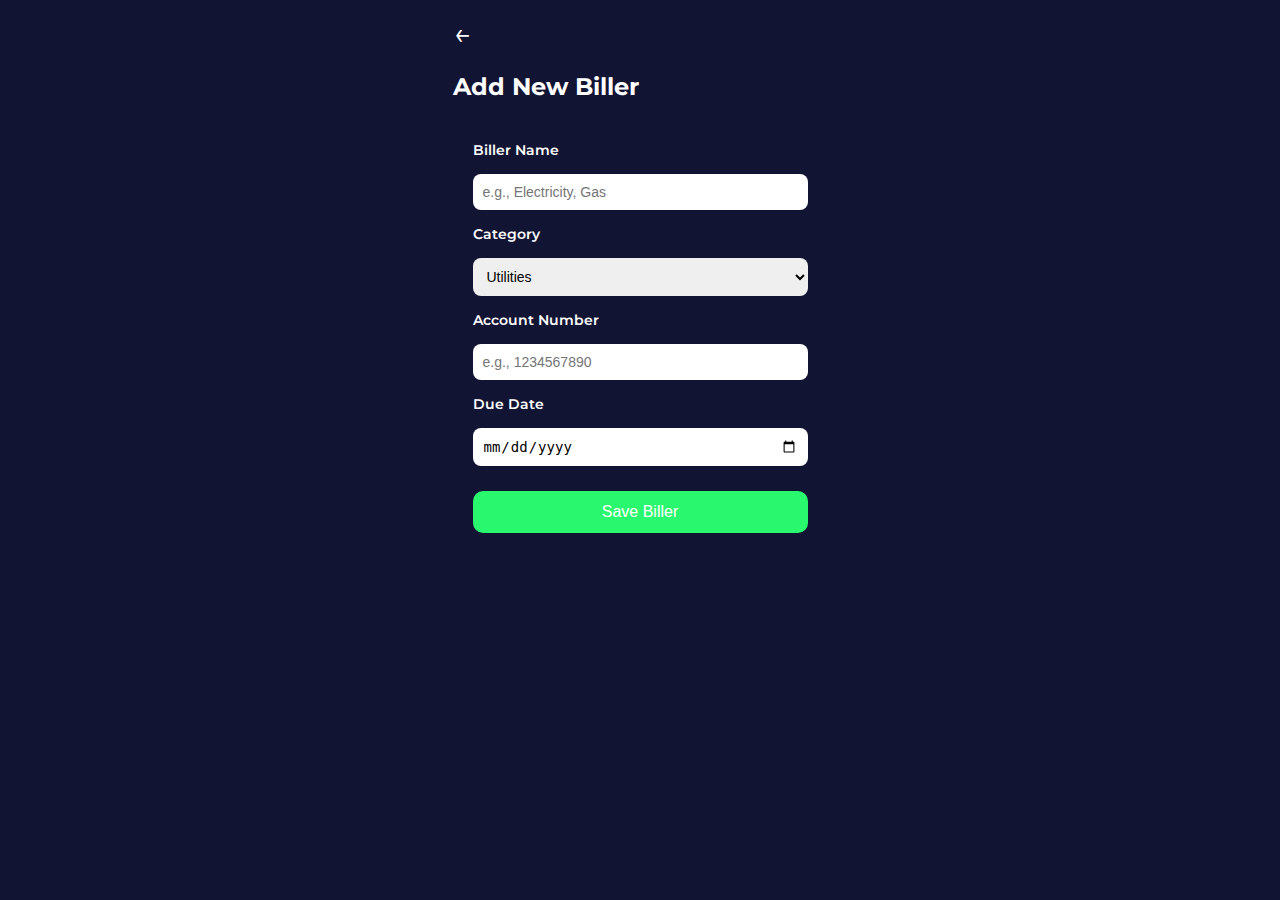
<file: kanbank-add-biller/index.html>
<!DOCTYPE html>
<html lang="en">
<head>
  <meta charset="UTF-8" />
  <meta name="viewport" content="width=device-width, initial-scale=1.0" />
  <title>Add New Biller</title>
  <link rel="stylesheet" href="style.css" />
  <link href="https://fonts.googleapis.com/css2?family=Montserrat&display=swap" rel="stylesheet" />
</head>
<body>
  <div class="container">
    <header class="header">
      <span class="back" onclick="window.location.href='../kanbank-pay-bills/index.html'">&larr;</span>
      <h2>Add New Biller</h2>
    </header>

    <form class="biller-form">
      <label for="billerName">Biller Name</label>
      <input type="text" id="billerName" placeholder="e.g., Electricity, Gas" required />

      <label for="billerCategory">Category</label>
      <select id="billerCategory">
        <option>Utilities</option>
        <option>Mobile</option>
        <option>Internet</option>
        <option>Other</option>
      </select>

      <label for="accountNumber">Account Number</label>
      <input type="text" id="accountNumber" placeholder="e.g., 1234567890" required />

      <label for="dueDate">Due Date</label>
      <input type="date" id="dueDate" required />

      <button type="submit" class="submit-button">Save Biller</button>
    </form>

    <div id="billerMessage" class="biller-message" style="display: none;">
      ✅ New biller added successfully!
    </div>
  </div>
  <script src="script.js"></script>
</body>
</html>
</file>
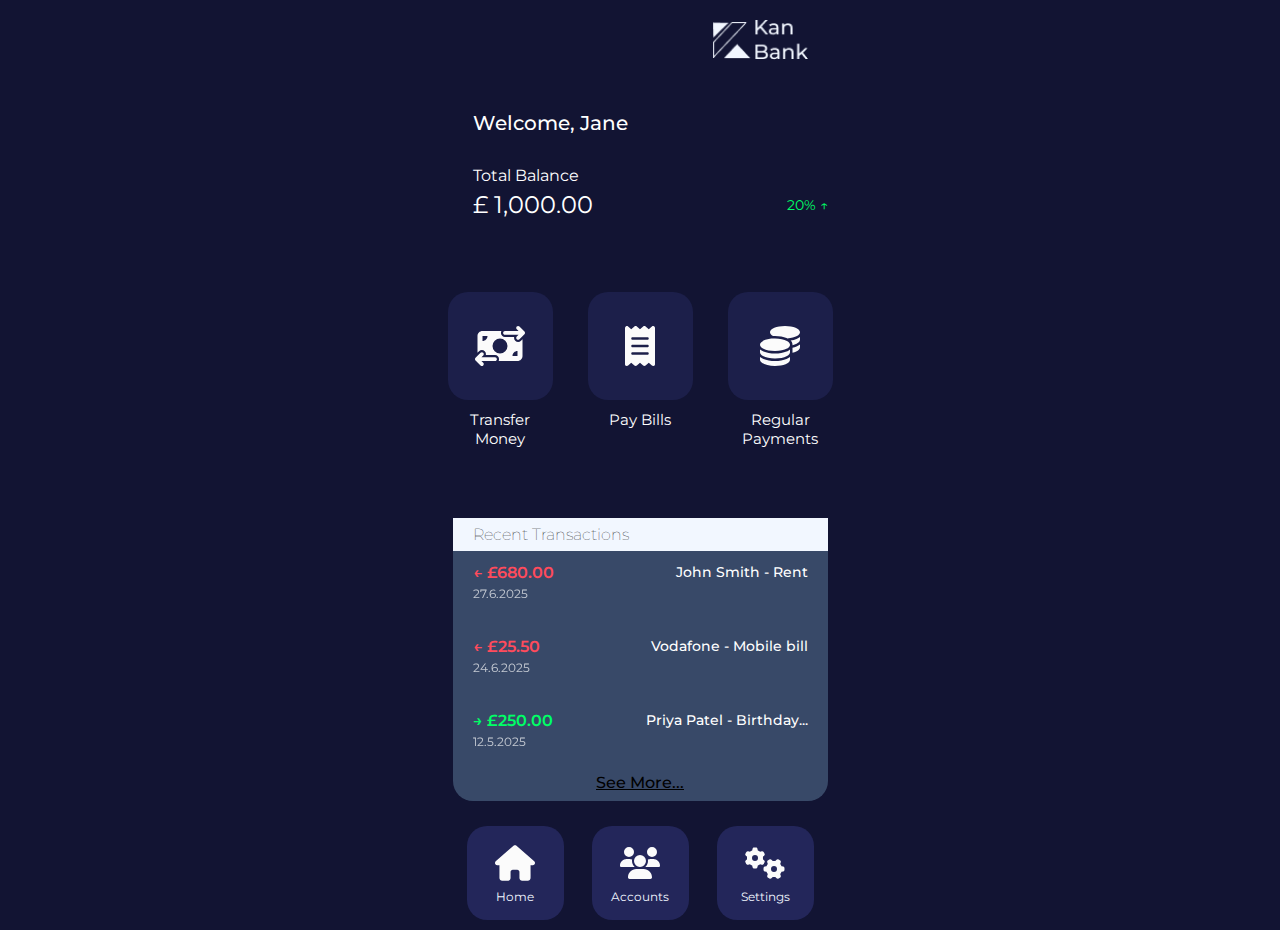
<file: kanbank-homepage/index.html>
<!DOCTYPE html>
<html lang="en">
<head>
  <meta charset="UTF-8" />
  <meta name="viewport" content="width=device-width, initial-scale=1.0" />
  <title>Kan Bank - Home</title>
  <!-- Google Fonts: Montserrat -->
  <link href="https://fonts.googleapis.com/css2?family=Montserrat:wght@400;500;600;700&display=swap" rel="stylesheet">

  <link rel="stylesheet" href="style.css" />
</head>
<body>
    <div class="container">
        <header class="top-header">
            <img src="../images/logo.png" alt="Kan Bank Logo" class="logo" />
        </header>

        <div class="welcome">
          <h2>Welcome, Jane</h2>
          <p class="balance-label">Total Balance</p>
          <p class="balance-value"><span>£ 1,000.00</span> 
            <span class="balance-increase">20% ↑</span>
          </p>
        </div>

        <div class="action-icons">
        <div class="action-wrapper">
            <div class="action-button">
                <img src="../images/money-bill-transfer-solid.svg" alt="Transfer" />
            </div>

            <div class="action-text">
                <span>Transfer</span>
                <span>Money</span>
            </div>
        </div>

        <div class="action-wrapper">
            <div class="action-button">
                <img src="../images/receipt-solid.svg" alt="Pay Bills" />
            </div>

            <div class="action-text">
                <span>Pay</span>
                <span>Bills</span>
            </div>
        </div>

        <div class="action-wrapper">
            <div class="action-button">
                <img src="../images/coins-solid.svg" alt="Regular Payments" />
            </div>
            <div class="action-text">
                <span>Regular</span>
                <span>Payments</span>
            </div>
        </div>
            
        </div>

        <h3>Recent Transactions</h3>
        <section class="transactions">
            <div class="transaction-item">
                <div class="left">
                    <span class="transaction-negative">← £680.00</span>
                    <p class="date">27.6.2025</p>
                </div>
                <div class="right">
                    <p class="desc">John Smith - Rent</p>
                </div>
            </div>
            <div class="transaction-item">
                <div class="left">
                    <span class="transaction-negative">← £25.50</span>
                    <p class="date">24.6.2025</p>
                </div>
                <div class="right">
                    <p class="desc">Vodafone - Mobile bill</p>
                </div>
            </div>

            <div class="transaction-item">
                  <div class="left">
                      <span class="transaction-positive">→ £250.00</span>
                      <p class="date">12.5.2025</p>
                  </div>
                  <div class="right">
                      <p class="desc">Priya Patel - Birthday...</p>
                  </div>
            </div>

            <a href="#" class="see-more">See More...</a>
        </section>

        <nav class="bottom-nav">
            <div class="nav-item" id="homeNav">
                <img src="../images/house-solid.svg" alt="Home" />
                <span>Home</span>
            </div>
            <div class="nav-item" id="accountsNav">
                <img src="../images/users-solid.svg"      alt="Accounts" />
                <span>Accounts</span>
            </div>
            <div class="nav-item" id="settingsNav">
                <img src="../images/gears-solid.svg"      alt="Settings" />
                <span>Settings</span>
            </div>
        </nav>
    </div>
    <script src="script.js"></script>
</body>
</html>
</file>
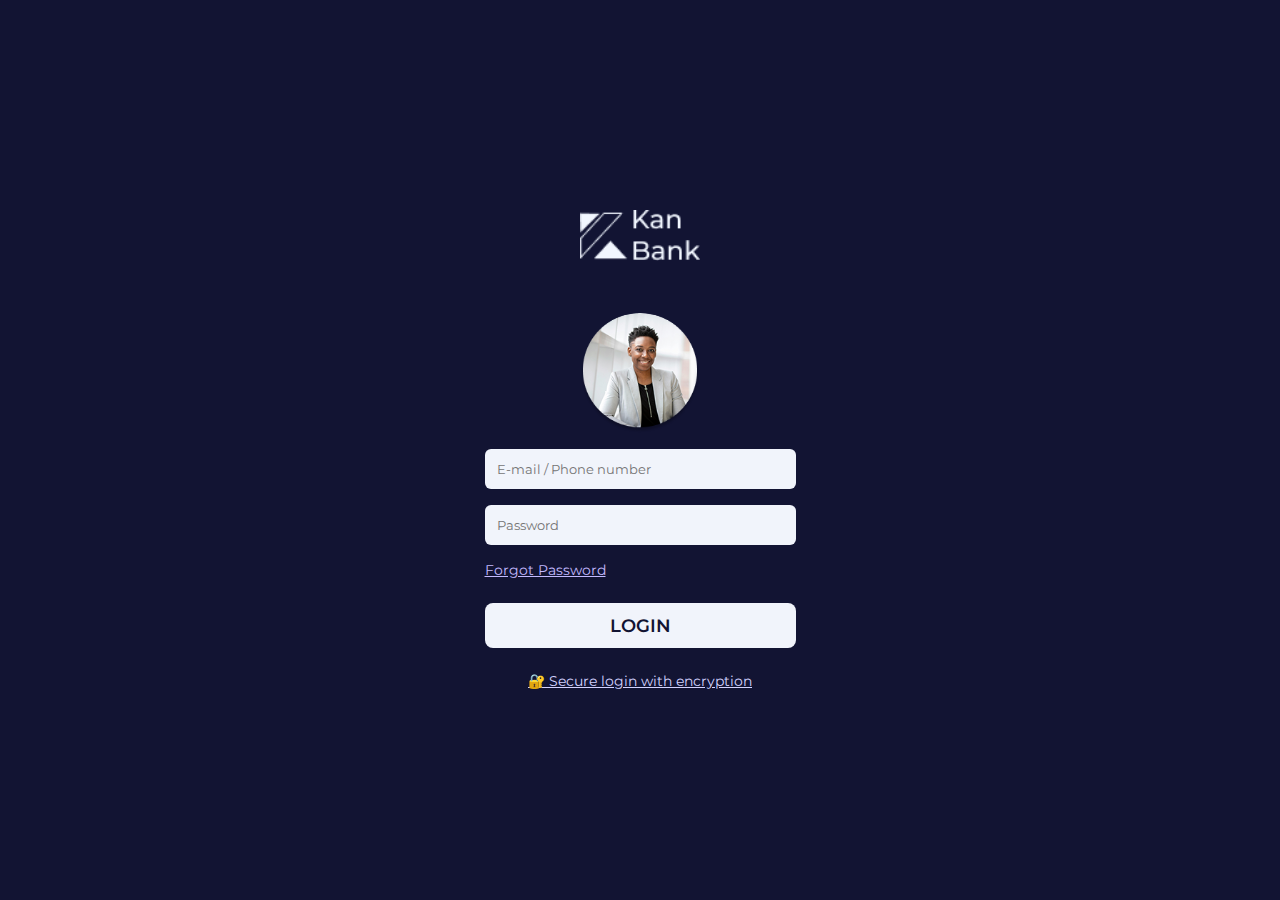
<file: kanbank-login/index.html>
<!DOCTYPE html>
<html lang="en">
<head>
  <meta charset="UTF-8" />
  <meta name="viewport" content="width=device-width, initial-scale=1.0" />
  <title>KanBank Login</title>
  <link href="https://fonts.googleapis.com/css2?family=Montserrat:wght@400;600&display=swap" rel="stylesheet">
  <link rel="stylesheet" href="style.css" />
</head>

<body>
  <div id="loading-screen" style="display: none;">
  <div class="spinner"></div>
  </div>
  <div class="login-container">
    <div class="logo">
      <img src="../images/logo.png" alt="KanBank Logo" width="120" />
    </div>
    <img src="../images/profile.png" alt="User" class="profile-img" />

    <input type="text" class="input-field" placeholder="E-mail / Phone number" />
    <input type="password" class="input-field" placeholder="Password" />

    <a href="#" class="forgot-password">Forgot Password</a>

    <button id="loginBtn" class="login-btn">LOGIN</button>

    <div class="secure-text">
      🔐 Secure login with encryption
    </div>

    <div id="resetMessage" class="reset-message" style="display: none;">
      ✅ Reset link has been sent to your email.
    </div>
  </div>
  <script src="script.js"></script>
</body>
</html>
</file>
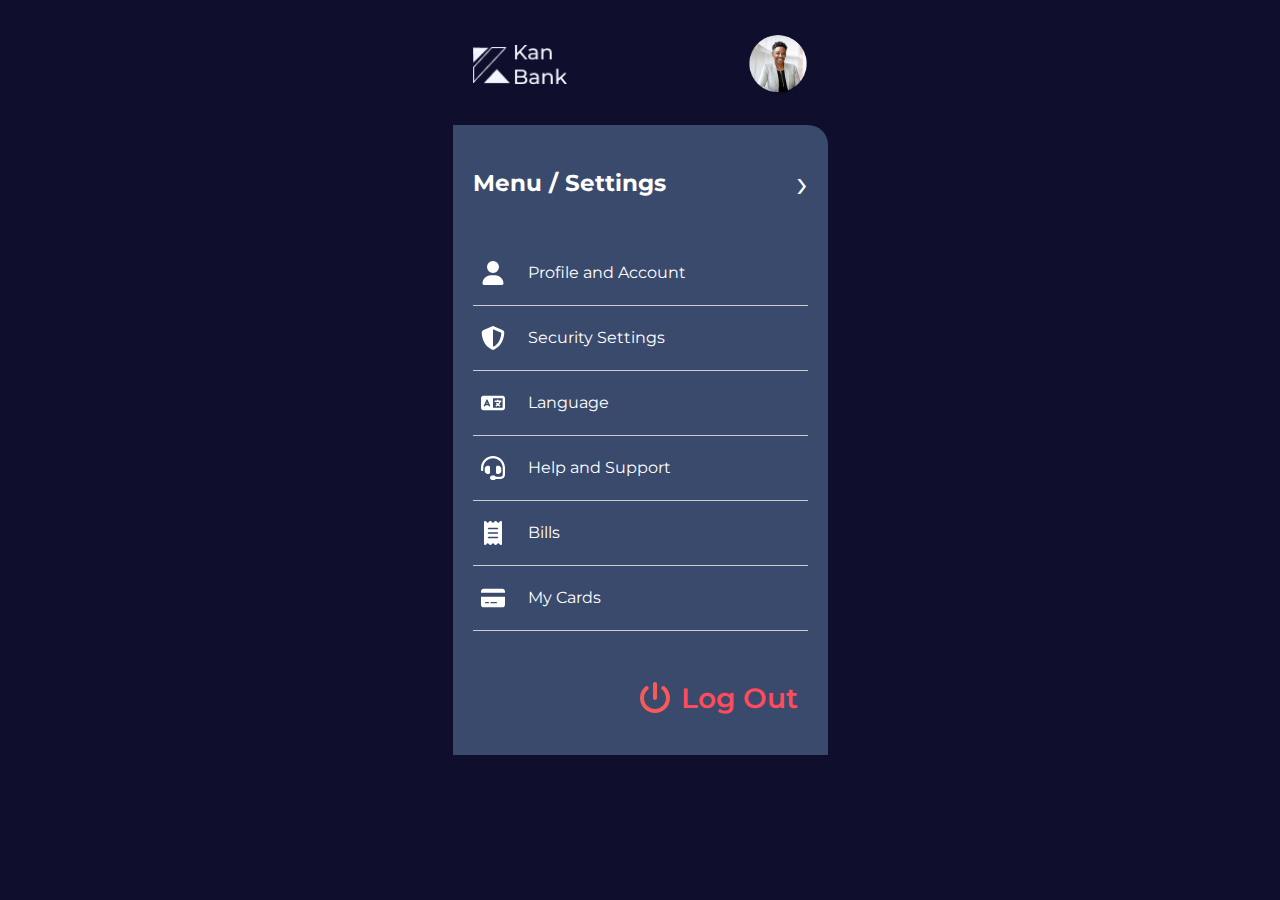
<file: kanbank-menu/index.html>
<!DOCTYPE html>
<html lang="en">
<head>
  <meta charset="UTF-8" />
  <meta name="viewport" content="width=device-width, initial-scale=1.0" />
  <title>Settings - Kan Bank</title>
  <link rel="stylesheet" href="style.css" />
  <link href="https://fonts.googleapis.com/css2?family=Montserrat&display=swap" rel="stylesheet" />
  
</head>
<body>
    <div class="container">
        <div class="settings-header">
            <img src="../images/logo.png" alt="Logo" class="logo" />
            <img src="../images/profile.png" alt="User" class="profile" />
        </div>

        <section class="settings-menu">
            <div class="menu-header">
                <h3>Menu / Settings</h3>
                <span class="arrow">›</span>
            </div>
            <div class="settings-option">
                <img src="../images/user-solid.svg" alt="Profile" />
                <span>Profile and Account</span>
            </div>
            <div class="settings-option">
                <img src="../images/shield-halved-solid.svg" alt="Security" />
                <span>Security Settings</span>
            </div>
            <div class="settings-option">
                <img src="../images/language-solid.svg" alt="Language" />
                <span>Language</span>
            </div>
            <div class="settings-option">
                <img src="../images/headset-solid.svg" alt="Support" />
                <span>Help and Support</span>
            </div>
            <div class="settings-option">
                <img src="../images/receipt-solid.svg" alt="Bills" />
                <span>Bills</span>
            </div>
            <div class="settings-option">
                <img src="../images/credit-card-solid.svg" alt="Cards" />
                <span>My Cards</span>
            </div>
            <div class="logout">
                <img src="../images/power-off-solid.svg" alt="Logout" />
                <span>Log Out</span>
            </div>
        </section>
    </div>
  
    <div class="loading-screen" id="loading-screen" style="display: none;">
        <div class="spinner"></div>
        <p class="loading-text">You are logging out of your account...</p>
    </div>
    <script src="script.js"></script>
</body>
</html>
</file>
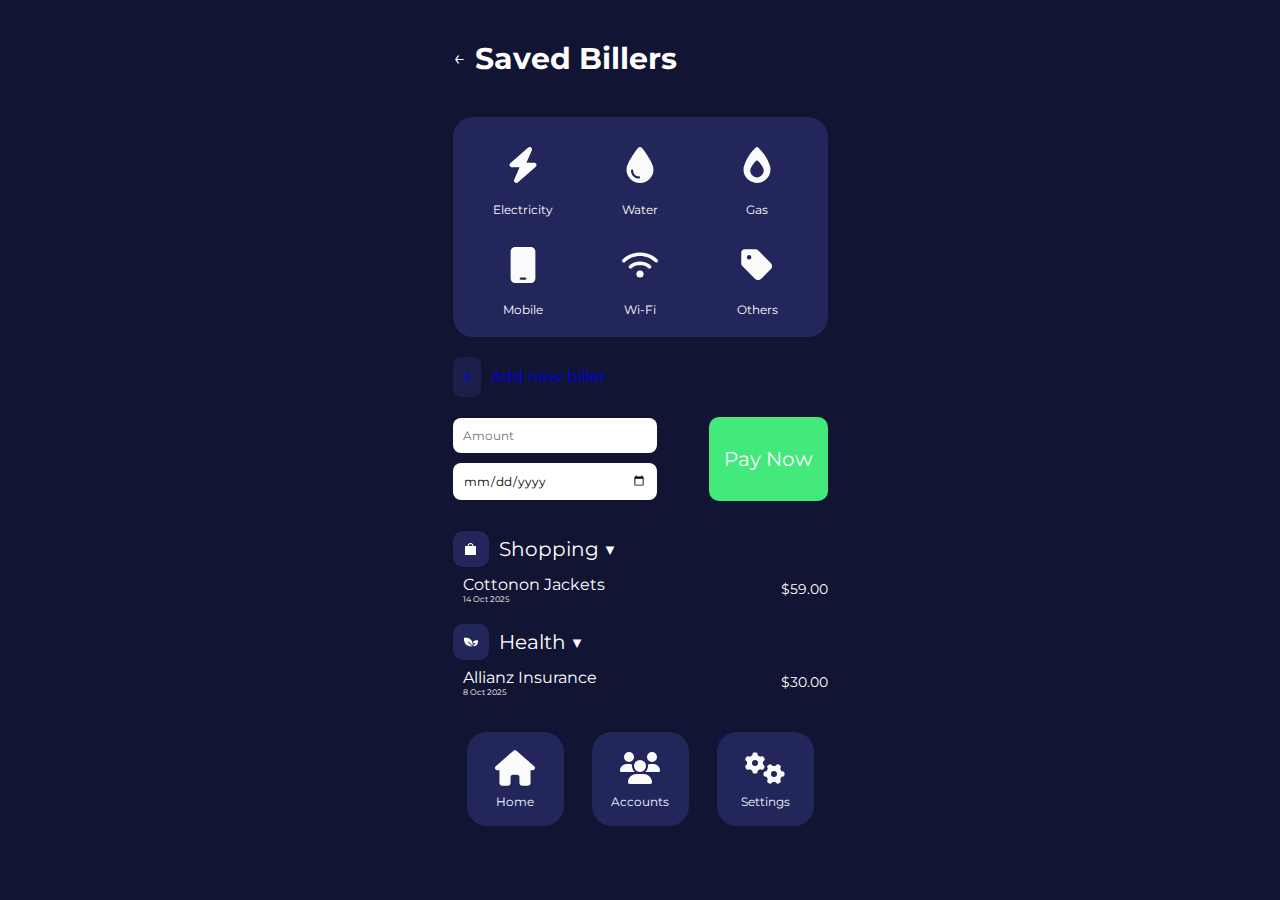
<file: kanbank-pay-bills/index.html>
<!DOCTYPE html>
<html lang="en">
<head>
  <meta charset="UTF-8" />
  <meta name="viewport" content="width=device-width, initial-scale=1.0" />
  <title>Saved Billers</title>
  <link rel="stylesheet" href="style.css" />
  <link href="https://fonts.googleapis.com/css2?family=Montserrat&display=swap" rel="stylesheet" />
</head>
<body>
  <div class="container">
    <header class="header">
      <span class="back">&larr;</span>
      <h2>Saved Billers</h2>
    </header>

    <section class="biller-icons">
      <div class="biller-item">
        <img src="../images/bolt-solid.svg" alt="Electricity" />
        <p>Electricity</p>
      </div>
      <div class="biller-item">
        <img src="../images/droplet-solid.svg" alt="Water" />
        <p>Water</p>
      </div>
      <div class="biller-item">
        <img src="../images/fire-flame-simple-solid.svg" alt="Gas" />
        <p>Gas</p>
      </div>
      <div class="biller-item">
        <img src="../images/mobile-solid.svg" alt="Mobile" />
        <p>Mobile</p>
      </div>
      <div class="biller-item">
        <img src="../images/wifi-solid.svg" alt="Wi-Fi" />
        <p>Wi-Fi</p>
      </div>
      <div class="biller-item">
        <img src="../images/tag-solid.svg" alt="Others" />
        <p>Others</p>
      </div>
    </section>

    <a href="../kanbank-add-biller/index.html" class="add-biller" style="text-decoration: none;">
      <div class="plus-icon">+</div>
      <span>Add new biller</span>
    </a>

    <div class="form">
        <div class="input-wrapper">
           <input type="text" id="amountInput" placeholder="Amount" />
            <input type="date" id="dueDateInput" /> 
        </div>
        <button class="pay-button">Pay Now</button>
    </div>

    <section class="bills">
        <div class="bill-item">
            <div class="image-wrapper">
                <img src="../images/Vector.png" alt="Shopping" />
            </div>
            <div class="bill-details"> 
                <p class="category">Shopping ▼</p>
            </div>
        </div>

        <div class="bill-item">
        <div class="bill-details">
            <p class="desc">Cottonon Jackets</p>
            <p class="date">14 Oct 2025</p>
        </div>
        <span class="amount">$59.00</span>
        </div>

        <div class="bill-item">
        <div class="image-wrapper">
            <img src="../images/vegan 2.png" alt="Health" />
        </div>
        <div class="bill-details">
          <p class="category">Health ▼</p>
          
        </div>
        
        </div>
        
        <div class="bill-item">
            <div class="bill-details">
                <p class="desc">Allianz Insurance</p>
                <p class="date">8 Oct 2025</p>
            </div>
            <span class="amount">$30.00</span>
        </div>

    </section>

    <nav class="bottom-nav">
      <div class="nav-item" id="homeNav">
        <img src="../images/house-solid.svg" alt="Home" />
        <span>Home</span>
      </div>
      <div class="nav-item" id="accountsNav">
        <img src="../images/users-solid.svg" alt="Accounts" />
        <span>Accounts</span>
      </div>
      <div class="nav-item" id="settingsNav">
        <img src="../images/gears-solid.svg" alt="Settings" />
        <span>Settings</span>
      </div>
    </nav>
  </div>
  <script src="script.js"></script>
</body>
</html>
</file>
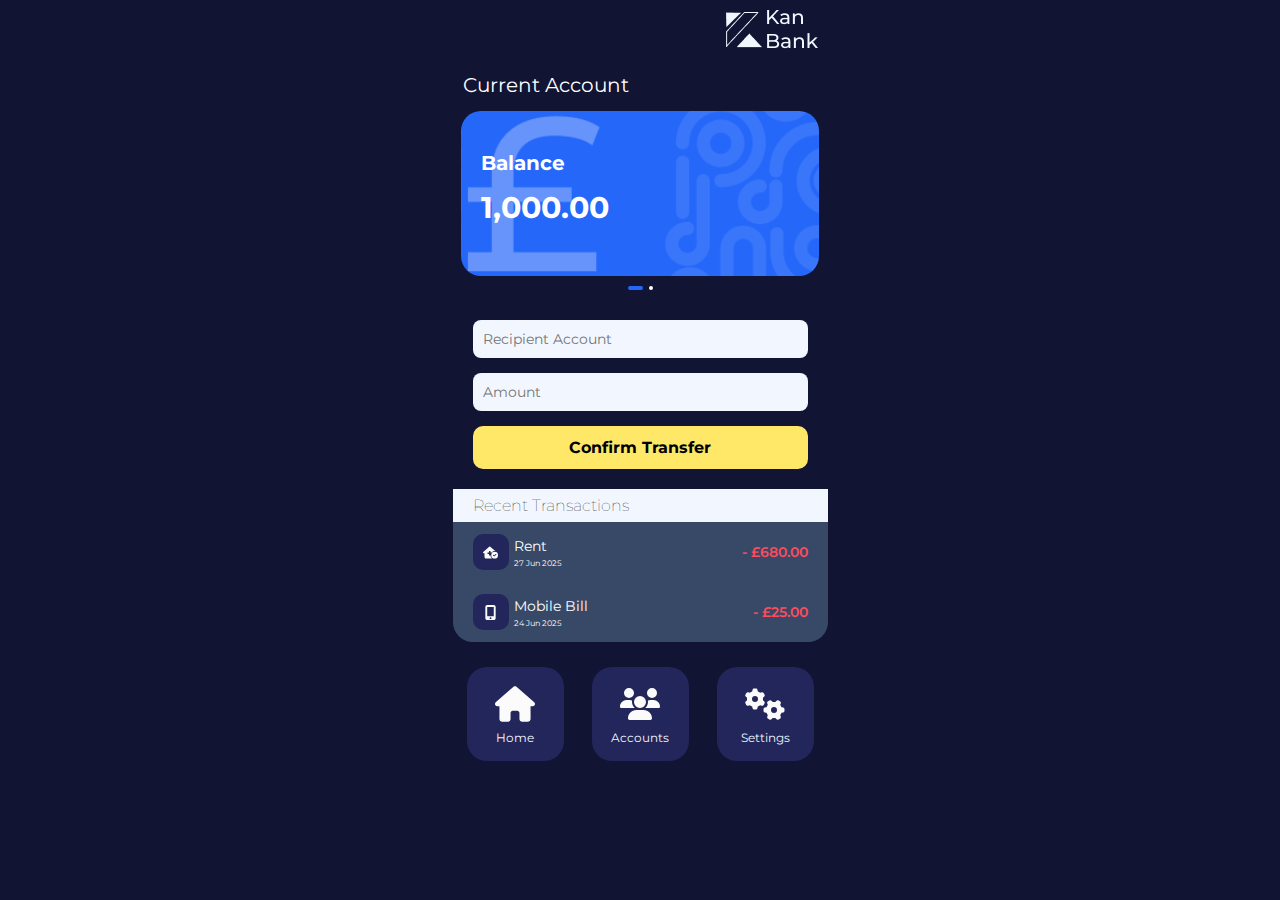
<file: kanbank-transfer-money/index.html>
<!DOCTYPE html>
<html lang="en">
<head>
  <meta charset="UTF-8" />
  <meta name="viewport" content="width=device-width, initial-scale=1.0"/>
  <title>Kan Bank - Transfer</title>
  <link rel="stylesheet" href="style.css" />
  <link href="https://fonts.googleapis.com/css2?family=Montserrat&display=swap" rel="stylesheet">
</head>
<body>
  <div class="container">
        <div class="top-bar">
            <img src="../images/logo.png" alt="Kan Bank Logo"   class="logo" />
        </div>
        <header class="top-header">
          <p class="account-title">Current Account</p>
        </header>

        <div class="card-balance">
          <p class="card-title">Balance</p>
          <p class="card-amount">1,000.00</p>
        </div>

        <div class="indicator-wrapper">
            <div class="indicator"></div>
            <div class="dot"></div>
        </div>

        <form class="transfer-form">
          <input type="text" id="recipientInput" placeholder="Recipient Account" />
          <input type="text" id="transferAmountInput" placeholder="Amount" />
          <button type="submit">Confirm Transfer</button>
        </form>

        <h3>Recent Transactions</h3>
        <section class="transactions">
          <div class="transaction-item">
                <div class="logo-wrapper">
                    <div class="img-background">
                        <img src="../images/house-medical-circle-check-solid.svg" alt="Rent Icon" />
                    </div>
                    <div class="text-wrapper">
                        <p class="desc">Rent</p>
                        <p class="date">27 Jun 2025</p>
                    </div>
                </div>
                <span class="transaction-negative">- £680.00</span>
          </div>

          <div class="transaction-item">
                <div class="logo-wrapper">
                    <div class="img-background">
                    <img src="../images/mobile-screen-button-solid.svg" alt="Mobile Bill Icon" />
                    </div>
                    <div class="text-wrapper">
                    <p class="desc">Mobile Bill</p>
                    <p class="date">24 Jun 2025</p>
                    </div>
                </div>
                <span class="transaction-negative">- £25.00</span>
          </div>
        </section>

        <nav class="bottom-nav">
            <div class="nav-item" id="homeNav">
                <img src="../images/house-solid.svg" alt="Home" />
                <span>Home</span>
            </div>
            <div class="nav-item active" id="accountsNav">
                <img src="../images/users-solid.svg" alt="Accounts" />
                <span>Accounts</span>
            </div>
            <div class="nav-item" id="settingsNav">
                <img src="../images/gears-solid.svg" alt="Settings" />
                <span>Settings</span>
            </div>
        </nav>
    </div>
     <script src="script.js"></script>
</body>
</html>
</file>
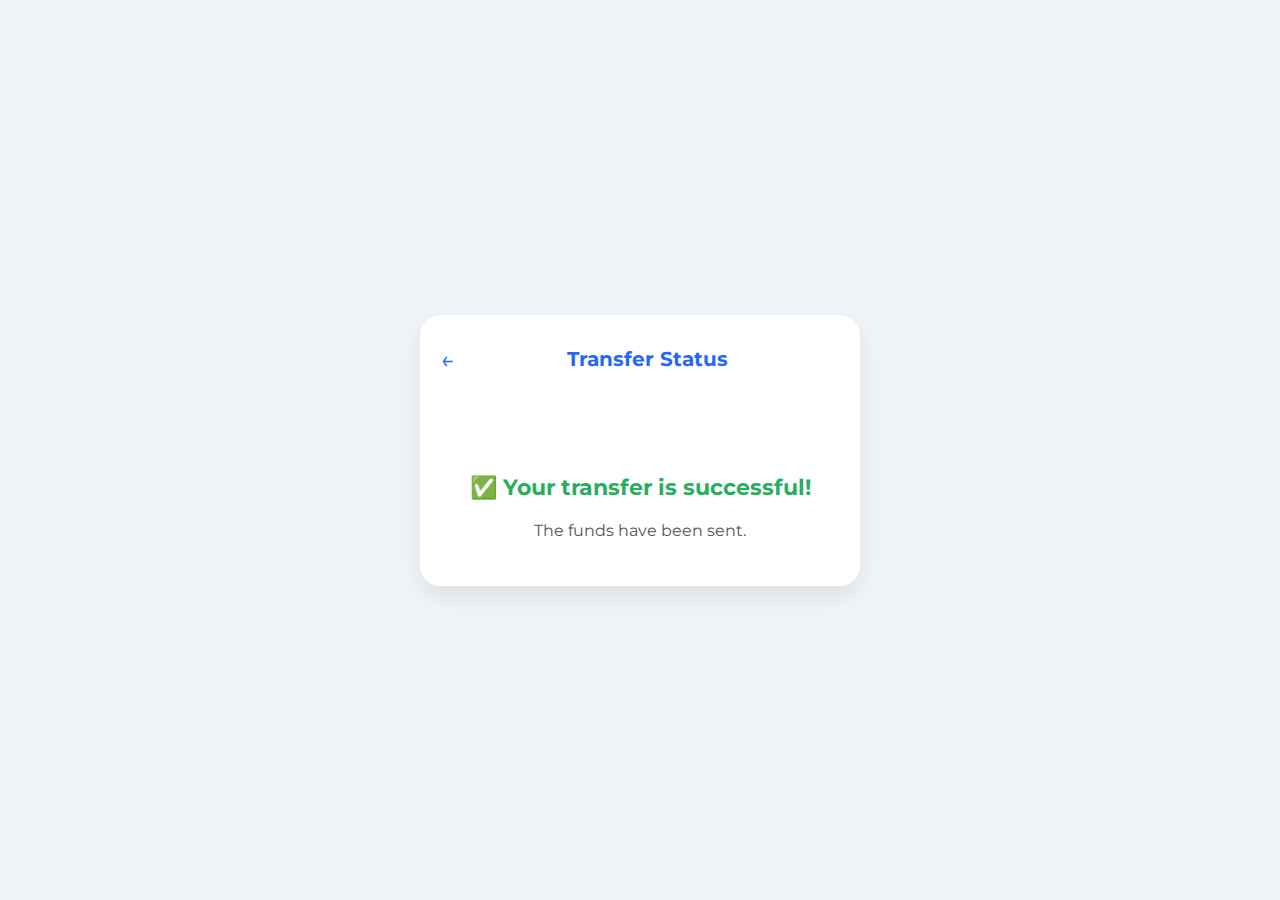
<file: kanbank-transfer-success/transfer-success.html>
<!-- /kanbank-transfer-success/transfer-success.html -->
<!DOCTYPE html>
<html lang="en">
<head>
  <meta charset="UTF-8" />
  <meta name="viewport" content="width=device-width, initial-scale=1.0"/>
  <title>Transfer Success</title>
  <link rel="stylesheet" href="style.css" />
  <link href="https://fonts.googleapis.com/css2?family=Montserrat&display=swap" rel="stylesheet">
</head>
<body>
  <div class="container">
    <header class="header">
      <span class="back" onclick="window.location.href='../kanbank-transfer-money/index.html'">&larr;</span>
      <h2>Transfer Status</h2>
    </header>

    <div class="success-message" style="text-align: center; margin-top: 100px;">
      <h2>✅ Your transfer is successful!</h2>
      <p style="margin-top: 20px;">The funds have been sent.</p>
    </div>
  </div>
</body>
</html>
</file>
<file: kanbank-add-biller/style.css>
body {
  margin: 0;
  font-family: 'Montserrat', sans-serif;
  background-color: #121433;
  color: white;
}

.container {
  max-width: 375px;
  margin: auto;
  padding: 15px;
}

header span.back {
  cursor: pointer;
  font-size: 30px;
}

header span.back:hover {
  color: #29F86F;
}

.biller-form {
  display: flex;
  flex-direction: column;
  gap: 15px;
  padding: 20px;
  font-family: 'Montserrat', sans-serif;
}

.biller-form label {
  font-weight: 600;
  font-size: 14px;
}

.biller-form input,
.biller-form select {
  padding: 10px;
  border-radius: 8px;
  border: none;
  font-size: 14px;
}

.submit-button {
  background-color: #29F86F;
  color: white;
  padding: 12px;
  border: none;
  border-radius: 10px;
  font-size: 16px;
  margin-top: 10px;
}
</file>
<file: kanbank-homepage/style.css>
/* Genel Ayarlar */
body {
  margin: 0;
  font-family: 'Montserrat', sans-serif;
  background-color: #121433;
  color: white;
}

.container {
  max-width: 375px;
  margin: 0 auto;
}

/* Header */
.header {
  padding: 20px;
  display: flex;
  justify-content: space-between;
  align-items: center;
}

.top-header {
  display: flex;
  justify-content: flex-end;
  padding: 20px;
}

.logo {
  height: 40px;
}

/* Welcome Section */
.welcome {
  margin-bottom: 73px;
}

.balance-label{
    margin-left: 20px;
    margin-bottom: 0;
    font-size: 16px;
}

.balance-value {
  margin-left: 20px;
  margin-top: 5px;
}

.balance-value {
    display: flex;
    justify-content: space-between;
    align-items: center;
    font-size: 24px;
}

.balance-increase {
  color: #00ff66;
  font-size: 14px;
}

.welcome h2 {
  font-size: 20px;
  font-weight: 500;
  margin: 31px 20px;
}

/* Action Buttons */

.action-icons{
  display: flex;
  justify-content: center;
  gap: 35px;
  margin: 20px 0 10px 0;
}

.action-button {
    width: 77px;
    height: 74px;
    background-color: #1C1F4A;
    border-radius: 20px;
    display: flex;
    align-items: center;
    justify-content: center;
    padding: 17px 14px;
}

.action-button img {
  width: auto;
  height: 40px;
  filter: brightness(0) saturate(100%) invert(100%) sepia(3%) saturate(1217%) hue-rotate(182deg) brightness(112%) contrast(97%);
}
.action-button img:hover {
   filter: brightness(0) saturate(100%) invert(85%) sepia(78%) saturate(392%) hue-rotate(336deg) brightness(105%) contrast(101%);
}

.action-wrapper {
  display: flex;
  flex-direction: column;
  align-items: center;
  justify-content: flex-start;
  text-align: center;
}

.action-text{
    margin-top: 10px;
    font-size: 15px;
    margin-bottom: 60px;
}


/* Transactions Section */
.transactions {
  background-color: rgba(145, 200, 228, 0.3);
  border-radius: 0 0 20px 20px;
  margin: 0 0 15px 0;
  padding: 0 20px;
  height: 250px;
}

h3 {
  font-size: 16px;
  background-color: #F2F7FF;
  color: #000000;
  width: 355px;
  height: 33px;
  font-size: 16px;
  font-weight: lighter;
  font-family: 'Montserrat', sans-serif;
  margin: 0;
  padding-left: 20px;
  display: flex;
  align-items: center;
}

.transaction-item {
  display: flex;
  justify-content: space-between;
  align-items: flex-start;
  padding: 12px 0;
}

.transaction-item .left {
  display: flex;
  flex-direction: column;
  align-items: flex-start;
}

.transaction-item .right {
  text-align: right;
  max-width: 60%;
}

.transaction-item .amount {
  font-weight: 600;
  margin-right: 10px;
}

.transaction-negative {
  color: #FF4B5C;
  font-weight: 600;
}

.transaction-positive {
  color: #00FF66;
  font-weight: 600;
}
.date {
  font-size: 12px;
  opacity: 0.7;
  margin-top: 4px;
}

.desc {
  font-size: 14px;
  font-weight: 500;
  color: white;
  margin: 0;
}

.see-more {
  display: block;
  text-align: center;
  margin: 0;
  color: #000;
  font-weight: 500;
  text-decoration: underline;
}
/* Footer Menu */

.bottom-nav {
  bottom: 0;
  width: 100%;
  max-width: 375px;
  display: flex;
  justify-content: space-around;
  padding: 10px 0;
}

.bottom-nav .nav-item {
  background-color: #23265A;
  border-radius: 20px;
  padding: 10px;
  width: 77px;
  height: 74px;
  display: flex;
  flex-direction: column;
  align-items: center;
  justify-content: center;
  color: #F2F7FF;
  font-family: 'Montserrat', sans-serif;
  font-size: 12px;
  transition: background-color 0.3s;
}

.bottom-nav .nav-item:hover {
  background-color: #FFE867;
  color: #121433;
  cursor: pointer;
}

.bottom-nav .nav-item img {
  width: 40px;
  height: 40px;
  margin-bottom: 6px;/* beyaz kalmasını sağlar */
  filter: brightness(0) saturate(100%) invert(100%) sepia(3%) saturate(1217%) hue-rotate(182deg) brightness(112%) contrast(97%);
}
</file>
<file: kanbank-login/style.css>
* {
      margin: 0;
      padding: 0;
      box-sizing: border-box;
      font-family: 'Montserrat', sans-serif;
    }

    body {
      background-color: #121433;
      display: flex;
      justify-content: center;
      align-items: center;
      height: 100vh;
    }

    .login-container {
      width: 100%;
      max-width: 375px;
      padding: 2rem;
      color: #ffffff;
    }

    .logo {
      text-align: center;
      margin-bottom: 3rem;
    }

    .profile-img {
      width: 120px;
      height: 120px;
      border-radius: 50%;
      object-fit: cover;
      display: block;
      margin: 1rem auto;
    }

    .input-field {
      width: 100%;
      padding: 0.75rem;
      border: none;
      border-radius: 6px;
      background-color: #f1f4fb;
      margin-bottom: 1rem;
    }

    .forgot-password {
      color: #c3baff;
      font-size: 0.875rem;
      display: block;
      margin-bottom: 1.5rem;
    }

    .login-btn {
      background-color: #f1f4fb;
      color: #121433;
      padding: 0.75rem;
      width: 100%;
      border: none;
      border-radius: 8px;
      font-size: 1.1rem;
      font-weight: 600;
      margin-bottom: 1.5rem;
      cursor: pointer;
    }

    .login-btn:hover {
      background-color: #FFE867;
      color: #121433;
    }

    .secure-text {
      font-size: 0.875rem;
      text-align: center;
      color: #d3d3ff;
      text-decoration: underline;
    }

    #loading-screen {
        display: none;
        position: fixed;
        inset: 0;
        background-color: #00000088;
        z-index: 999;
        align-items: center;
        justify-content: center;
    }

    .spinner {
        width: 40px;
        height: 40px;
        border: 5px solid #fff;
        border-top: 5px solid #2567F9;
        border-radius: 50%;
        animation: spin 1s linear infinite;
    }

    @keyframes spin {
      to {
        transform: rotate(360deg);
      }
    }

    .reset-message {
  color: #29f86f;
  font-family: 'Montserrat', sans-serif;
  text-align: center;
  margin-top: 10px;
  font-size: 14px;
}
</file>
<file: kanbank-menu/style.css>
body {
  font-family: 'Montserrat', sans-serif;
  background-color: #0f0f2d;
  margin: 0;
  padding: 0;
}

.container {
  max-width: 375px;
  margin: auto;
  padding: 15px;
}

.settings-header {
  display: flex;
  justify-content: space-between;
  align-items: center;
  padding: 20px;
  margin-bottom: 10px;
}

.logo {
  height: 40px;
}

.profile {
  height: 60px;
  border-radius: 50%;
}

.settings-menu {
  background-color: #394a6d;
  border-radius: 0 20px 0 0;
  padding: 20px;
  color: #fff;
}

.settings-menu :nth-child(7){
    margin-bottom: 30px;
}

.menu-header {
  display: flex;
  justify-content: space-between;
  align-items: center;
  font-size: 20px;
  margin-bottom: 20px;
  font-family: 'Montserrat', sans-serif;
}

.menu-header .arrow {
  font-size: 40px;
}

.settings-option {
  display: flex;
  align-items: center;
  gap: 15px;
  padding: 12px 0;
  border-bottom: 1px solid #ccc;
}

.settings-option:hover {
  background-color: #2c3e50;
  cursor: pointer;
}

.settings-option img {
  padding: 8px;
  border-radius: 10px;
  width: 24px;
  height: 24px;
  filter: brightness(0) saturate(100%) invert(99%) sepia(4%) saturate(30%) hue-rotate(182deg) brightness(105%) contrast(100%);
}

.logout {
  display: flex;
  align-items: center;
  gap: 10px;
  color: #FF4B5C;
  font-weight: 600;
  padding: 20px;
  justify-content: flex-end;
  font-size: 28px;
  padding-right: 10px;
}

.logout span:hover{
    color: #F2F7FF;
    cursor: pointer;
}

.logout img {
  width: 32px;
  filter: brightness(0) saturate(100%) invert(41%) sepia(97%) saturate(1115%) hue-rotate(328deg) brightness(100%) contrast(95%);
}

#loading-screen{
  position: fixed;
  top: 0;
  left: 0;
  width: 100%;
  height: 100%;
  background-color: rgba(255, 255, 255, 0.95);
  display: none;
  justify-content: center;
  align-items: center;
  flex-direction: column;
  z-index: 9999;
  visibility: visible;
  opacity: 1;
  transition: opacity 0.3s ease-in-out;
}

.spinner {
  border: 6px solid #ccc;
  border-top: 6px solid #2567F9;
  border-radius: 50%;
  width: 40px;
  height: 40px;
  animation: spin 1s linear infinite;
  margin-bottom: 15px;
}

@keyframes spin {
  to {
    transform: rotate(360deg);
  }
}

.loading-text {
  font-size: 24px;
  color: #2c3e50;
  font-family: 'Montserrat', sans-serif;
}
</file>
<file: kanbank-pay-bills/style.css>
body {
  margin: 0;
  font-family: 'Montserrat', sans-serif;
  background-color: #121433;
  color: white;
}

.container {
  max-width: 375px;
  margin: auto;
  padding: 15px;
}

.header {
  display: flex;
  align-items: center;
  gap: 10px;
  font-size: 20px;
  margin-bottom: 15px;
}

.biller-icons {
  background-color: #23265A;
  border-radius: 20px;
  padding: 20px 20px 0 20px;
  display: flex;
  flex-wrap: wrap;
  justify-content: space-between;
  margin-bottom: 20px;
}

.biller-item {
  width: 30%;
  text-align: center;
  margin-bottom: 20px;
}

.biller-item img {
  padding: 10px;
  border-radius: 12px;
  width: 36px;
  height: 36px;
  margin-bottom: 5px;
  filter: brightness(0) saturate(100%) invert(100%) sepia(3%) saturate(1217%) hue-rotate(182deg) brightness(112%) contrast(97%);
}

.biller-item img:hover {
  filter: brightness(0) saturate(100%) invert(78%) sepia(98%) saturate(373%) hue-rotate(8deg) brightness(106%) contrast(102%);
}

.biller-item p {
  font-size: 12px;
  margin: 0;
}

.add-biller {
  display: inline-flex;
  align-items: center;
  gap: 10px;
  margin-bottom: 20px;
  border-radius: 10px;
}

.add-biller:hover {
  cursor: pointer;
  color: #FFE867;
}

.plus-icon {
  background-color: #1c1f4a;
  padding: 8px;
  border-radius: 8px;
  font-size: 20px;
}

/* Form Menu */

.form {
  display: flex;
  justify-content: space-between;
  align-items: center;
  margin-bottom: 30px;
}

.input-wrapper{
    display: flex;
    flex-direction: column;
    gap: 10px;
    flex: 0.8;
}

input {
  padding: 10px;
  border: none;
  border-radius: 8px;
  font-family: 'Montserrat', sans-serif;
  font-size: 12px;
}

.pay-button {
  background-color: #43E97B;
  color: #FFFFFF;
  padding: 30px 15px; 
  border: none;
  border-radius: 10px;
  font-size: 20px;
  font-family: 'Montserrat', sans-serif;
  white-space: nowrap;
  height: 100%;
}

.pay-button:hover {
  background-color: #FFE867;
  cursor: pointer;
}

.bills {
  margin-bottom: 25px;
}

.bill-item {
  display: flex;
  align-items: center;
  justify-content: space-between;
  margin-bottom: 8px;
}

.bill-item:nth-child(2) {
    margin-bottom: 20px;
}

.bill-item .image-wrapper {
    background-color: #23265A;
    width: 36px;
    height: 36px;
    display: flex;
    align-items: center;
    justify-content: center;
    border-radius: 10px;
}

.bill-item img {
  padding: 10px;
}

.bill-details {
  flex-grow: 1;
  margin-left: 10px;
}

.bill-details .category {
  margin: 0;
  font-size: 20px;
}

.bill-details .desc {
  margin: 0;
  font-size: 16px;
}

.bill-details .date {
    margin: 0;
  font-size: 8px;
}

.amount {
  font-size: 14px;
}

/* Footer Menu */
.bottom-nav {
  bottom: 0;
  width: 100%;
  max-width: 375px;
  display: flex;
  justify-content: space-around;
  padding: 10px 0;
}

.bottom-nav .nav-item {
  background-color: #23265A;
  border-radius: 20px;
  padding: 10px;
  width: 77px;
  height: 74px;
  display: flex;
  flex-direction: column;
  align-items: center;
  justify-content: center;
  color: #F2F7FF;
  font-family: 'Montserrat', sans-serif;
  font-size: 12px;
  transition: background-color 0.3s;
}

.bottom-nav .nav-item:hover {
  background-color: #FFE867;
  color: #121433;
  cursor: pointer;
}

.bottom-nav .nav-item img {
  width: 40px;
  height: 40px;
  margin-bottom: 6px;/* beyaz kalmasını sağlar */
  filter: brightness(0) saturate(100%) invert(100%) sepia(3%) saturate(1217%) hue-rotate(182deg) brightness(112%) contrast(97%);
}
</file>
<file: kanbank-transfer-money/style.css>
body {
  font-family: 'Montserrat', sans-serif;
  margin: 0;
  background-color: #121433;
  color: #ffffff;
}

.container {
  max-width: 375px;
  margin: 0 auto;
}

.top-bar {
  background-color: #121433;
  padding: 10px;
  display: flex;
  justify-content: right;
}

.account-title {
  font-size: 20px;
  margin: 14px 10px;
}

.card-balance {
  margin: 0 auto;
  width: 85%;
  border-radius: 20px;
  padding: 20px;
  text-align: left;
  color: #ffffff;
  background-image: url('../images/card-background.png');
  background-size: cover;
  background-position: center;
}

.card-title {
  font-size: 20px;
  font-weight: bolder;
  margin-bottom: 0;
}

.card-amount {
  font-size: 30px;
  font-weight: bolder;
  margin-top: 14px;
}

.indicator-wrapper {
  display: flex;
  justify-content: center;
  align-items: center;
  gap: 6px; /* İki eleman arası boşluk */
  margin: 10px;
}

.indicator {
  width: 15px;
  height: 4px;
  background-color: #2567F9;
  border-radius: 5px;
}

.dot{
    width: 4px;
    height: 4px;
    border-radius: 20px;
    background-color: #ffffff;
}

.transfer-form {
  display: flex;
  flex-direction: column;
  gap: 15px;
  padding: 20px;
}

.transfer-form input {
  padding: 10px;
  border-radius: 8px;
  border: none;
  font-size: 14px;
  background-color: #F2F7FF;
  color: #000;
  font-family: 'Montserrat', sans-serif;
}

.transfer-form button {
  background-color: #FFE867;
  color: #000;
  border: none;
  border-radius: 10px;
  padding: 12px;
  font-size: 16px;
  font-weight: bold;
  cursor: pointer;
  font-family: 'Montserrat', sans-serif;
}

.transfer-form button:hover {
  background-color: #43E97B;
  transition: background-color 0.5s, color 0.5s;
}

h3 {
  font-size: 16px;
  background-color: #F2F7FF;
  color: #000000;
  width: 355px;
  height: 33px;
  font-size: 16px;
  font-weight: lighter;
  font-family: 'Montserrat', sans-serif;
  margin: 0;
  padding-left: 20px;
  display: flex;
  align-items: center;
}

.transactions {
  background-color: rgba(145, 200, 228, 0.3);
  border-radius: 0 0 20px 20px;
  margin: 0 0 15px 0;
  padding: 0 20px;
  height: auto
}

.transaction-item {
  display: flex;
  align-items: center;
  justify-content: space-between;
  padding: 12px 0;
  font-size: 14px;
  height: 36px;
}

.transaction-item .img-background{
    width: 36px;
    height: 36px;
    border-radius: 10px;
    background-color: #23265A;
    display: flex;
    align-items: center;
    justify-content: center;

}

.transaction-item .logo-wrapper{
  display: flex;
  align-items: center;
  justify-content: space-between;
}

.transaction-item .text-wrapper{
    margin-left: 5px;
    display: flex;
    flex-direction: column; 
    justify-content: center;
    align-items: flex-start;
    gap: 3px;
}

.transaction-item .desc{
   margin: 0;
   padding: 0;
}

.transaction-item .date{
    font-size: 8px;
    margin: 0;
   padding: 0;
}

.transaction-item img {
  width: 15px;
  height: 15px;
  filter: brightness(0) saturate(100%) invert(100%) sepia(3%) saturate(1217%) hue-rotate(182deg) brightness(112%) contrast(97%);
}

.transaction-negative {
  color: #FF4B5C;
  font-weight: 600;
}

/* Footer Menu */

.bottom-nav {
  bottom: 0;
  width: 100%;
  max-width: 375px;
  display: flex;
  justify-content: space-around;
  padding: 10px 0;
}

.bottom-nav .nav-item {
  background-color: #23265A;
  border-radius: 20px;
  padding: 10px;
  width: 77px;
  height: 74px;
  display: flex;
  flex-direction: column;
  align-items: center;
  justify-content: center;
  color: #F2F7FF;
  font-family: 'Montserrat', sans-serif;
  font-size: 12px;
  transition: background-color 0.3s;
}

.bottom-nav .nav-item:hover {
  background-color: #FFE867;
  color: #121433;
  cursor: pointer;
}

.bottom-nav .nav-item img {
  width: 40px;
  height: 40px;
  margin-bottom: 6px;/* beyaz kalmasını sağlar */
  filter: brightness(0) saturate(100%) invert(100%) sepia(3%) saturate(1217%) hue-rotate(182deg) brightness(112%) contrast(97%);
}
</file>
<file: kanbank-transfer-success/style.css>
/* Genel Ayarlar */
body {
  margin: 0;
  padding: 0;
  font-family: 'Montserrat', sans-serif;
  background-color: #f0f4f8;
  color: #2c3e50;
  display: flex;
  justify-content: center;
  align-items: center;
  height: 100vh;
}

/* Ana Container */
.container {
  background-color: #ffffff;
  padding: 30px 20px;
  max-width: 400px;
  width: 90%;
  border-radius: 20px;
  box-shadow: 0 10px 25px rgba(0, 0, 0, 0.08);
  text-align: center;
}

/* Header */
.header {
  display: flex;
  align-items: center;
  justify-content: flex-start;
  margin-bottom: 20px;
}

.header .back {
  font-size: 24px;
  color: #2567F9;
  cursor: pointer;
  margin-right: auto;
}

.header h2 {
  flex: 1;
  font-size: 20px;
  margin: 0;
  text-align: center;
  color: #2567F9;
}

/* Başarı Mesajı */
.success-message h2 {
  font-size: 22px;
  color: #27ae60;
  margin-bottom: 10px;
}

.success-message p {
  font-size: 16px;
  color: #555;
}

/* İsteğe bağlı animasyon */
.success-message h2 {
  animation: fadeIn 1s ease-in-out;
}

@keyframes fadeIn {
  from { opacity: 0; transform: translateY(10px); }
  to   { opacity: 1; transform: translateY(0); }
}
</file>
